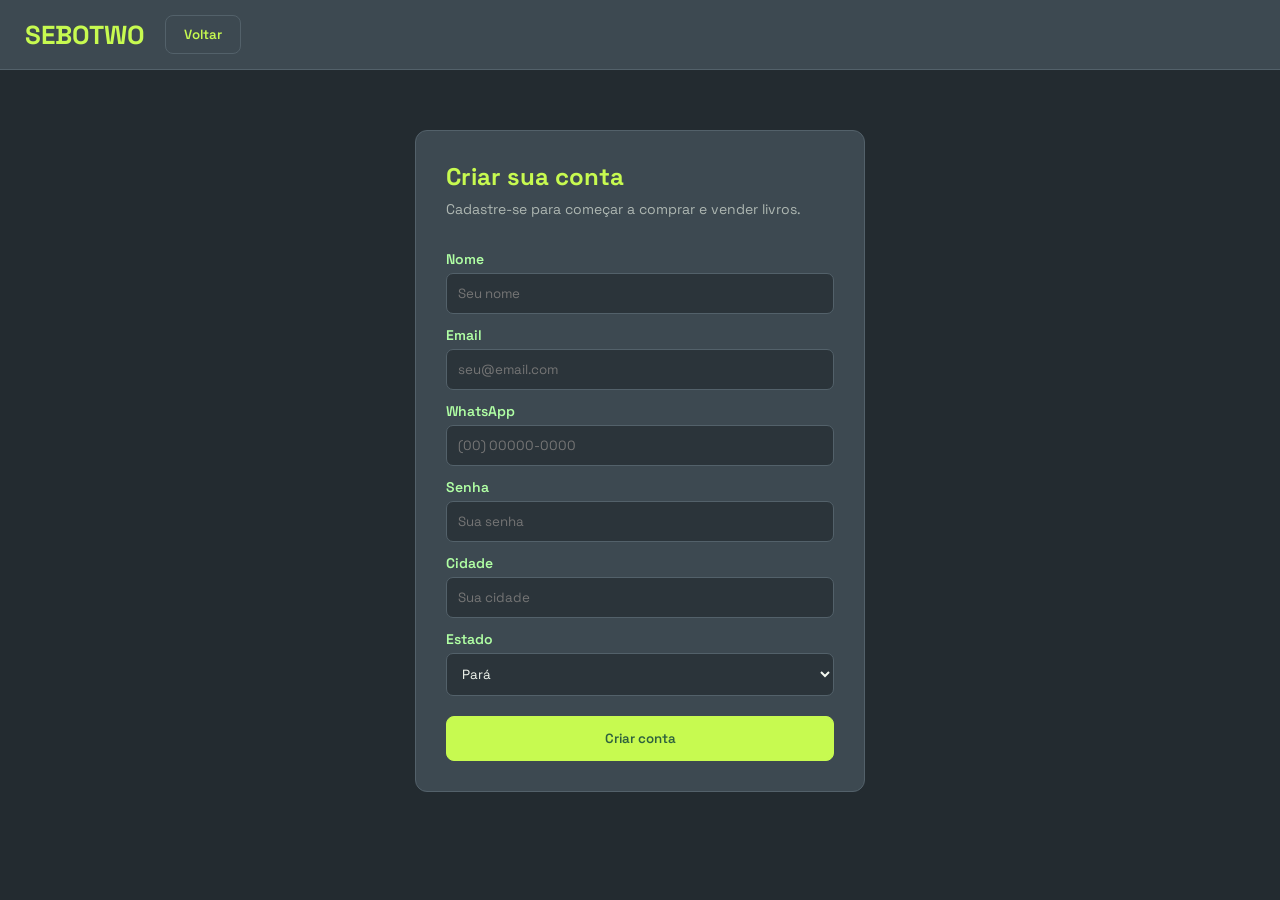
<file: src/main/resources/static/cadastro.html>
<!DOCTYPE html>
<html lang="pt-BR">

<head>
    <meta charset="UTF-8">
    <meta name="viewport" content="width=device-width, initial-scale=1.0">

    <title>Criar conta</title>

    <link rel="stylesheet" href="style.css">
</head>

<body>

    <header class="topo">

        <div class="logo">
            
            <h1>SEBOTWO</h1>
        </div>

        <div class="acoes">
            <button class="btn-secundario" onclick="window.location.href='/'">
                Voltar
            </button>
        </div>

    </header>


    <main>

        <section class="formulario-section">

            <div class="formulario">

                <h2>Criar sua conta</h2>

                <p>Cadastre-se para começar a comprar e vender livros.</p>

                <form id="form-cadastro">

                    <label for="nome">Nome</label>
                    <input
                        type="text"
                        id="nome"
                        placeholder="Seu nome"
                        required
                    >

                    <label for="email">Email</label>
                    <input
                        type="email"
                        id="email"
                        placeholder="seu@email.com"
                        required
                    >
                    <label for="telefone">WhatsApp</label>

                    <input
                        type="tel"
                        id="telefone"
                        placeholder="(00) 00000-0000"
                        required
                    >

                    <label for="senha">Senha</label>
                    <input
                        type="password"
                        id="senha"
                        placeholder="Sua senha"
                        required
                    >

                    <label for="cidade">Cidade</label>
                    <input
                        type="text"
                        id="cidade"
                        placeholder="Sua cidade"
                    >

                    <label for="estado">Estado</label>
                    <list id="estado-lista">
                        <select id="estado" required>
                            <option value="PA">Pará</option>
                            
                            <option value="AC">Acre</option>
                            <option value="AL">Alagoas</option>
                            <option value="AP">Amapá</option>
                            <option value="AM">Amazonas</option>
                            <option value="BA">Bahia</option>
                            <option value="CE">Ceará</option>
                            <option value="DF">Distrito Federal</option>
                            <option value="ES">Espírito Santo</option>
                            <option value="GO">Goiás</option>
                            <option value="MA">Maranhão</option>
                            <option value="MT">Mato Grosso</option>
                            <option value="MS">Mato Grosso do Sul</option>
                            <option value="MG">Minas Gerais</option>
                            
                            <option value="PB">Paraíba</option>
                            <option value="PR">Paraná</option>
                            <option value="PE">Pernambuco</option>
                            <option value="PI">Piauí</option>
                            <option value="RJ">Rio de Janeiro</option>
                            <option value="RN">Rio Grande do Norte</option>
                            <option value="RS">Rio Grande do Sul</option>
                            <option value="RO">Rondônia</option>
                            <option value="RR">Roraima</option>
                            <option value="SC">Santa Catarina</option>
                            <option value="SP">São Paulo</option>
                            <option value="SE">Sergipe</option>
                            <option value="TO">Tocantins</option>
                        </select>
                    </list>

                    <button type="submit" class="btn-principal">
                        Criar conta
                    </button>

                </form>

                <p id="mensagem"></p>

            </div>

        </section>

    </main>


    <script src="cadastro.js"></script>
    <script src="tema.js"></script>
</body>

</html>
</file>
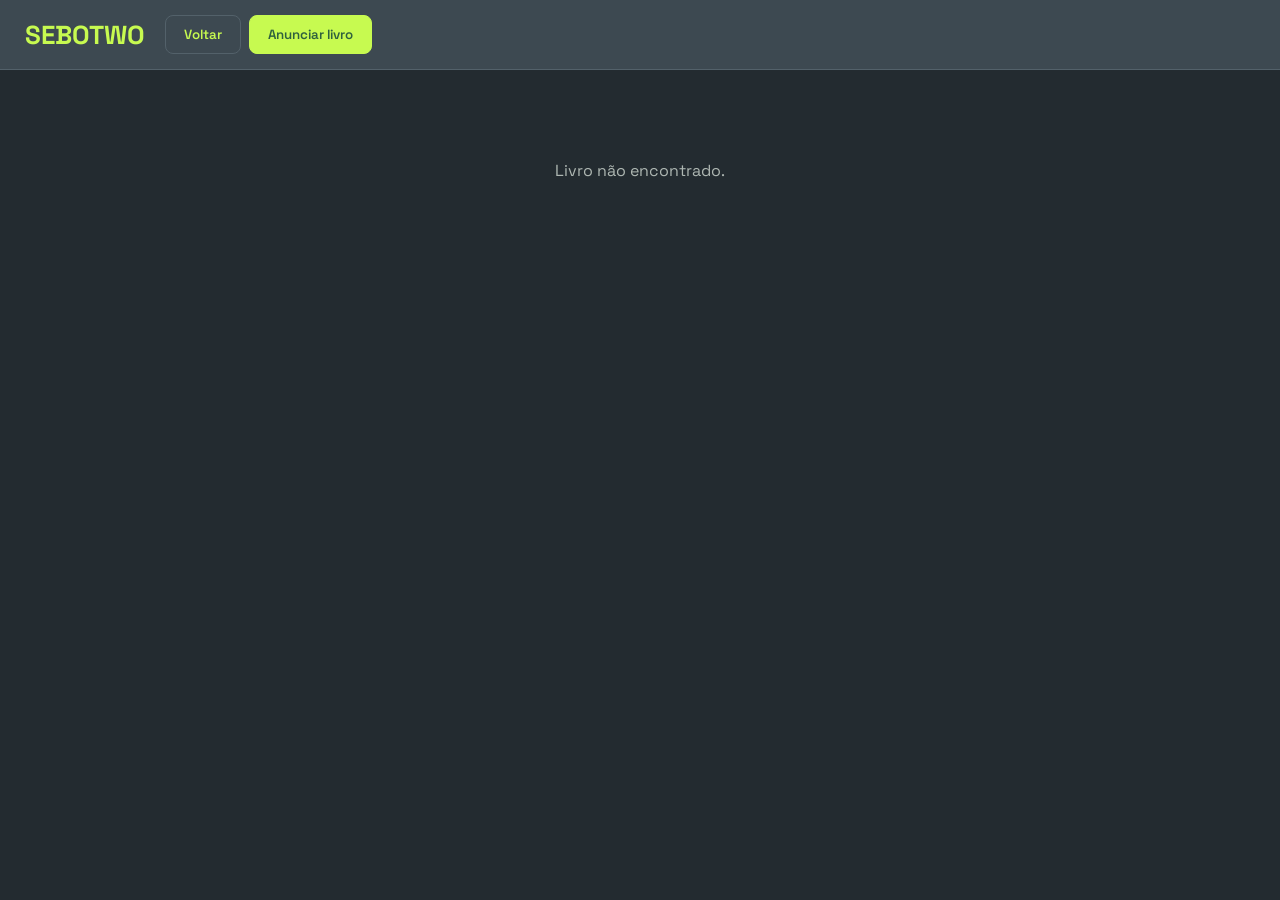
<file: src/main/resources/static/livro.html>
<!DOCTYPE html>
<html lang="pt-BR">
<head>
    <meta charset="UTF-8">
    <meta name="viewport" content="width=device-width, initial-scale=1.0">

    <title>Livro</title>
    
    <link rel="stylesheet" href="style.css">
</head>

<body>

    <header class="topo">

        <div class="logo">
            
            <h1>SEBOTWO</h1>
        </div>

        <div class="acoes">
            <button class="btn-secundario" onclick="window.location.href='/'">
                Voltar
            </button>

            <button class="btn-principal" onclick="window.location.href='anunciar.html'">
                Anunciar livro
            </button>
        </div>

    </header>

    <main>

        <section id="detalhes-livro" class="detalhes-livro">

            <p>Carregando livro</p>

        </section>

    </main>

    <script src="livro.js"></script>
    <script src="tema.js"></script>

</body>
</html>
</file>
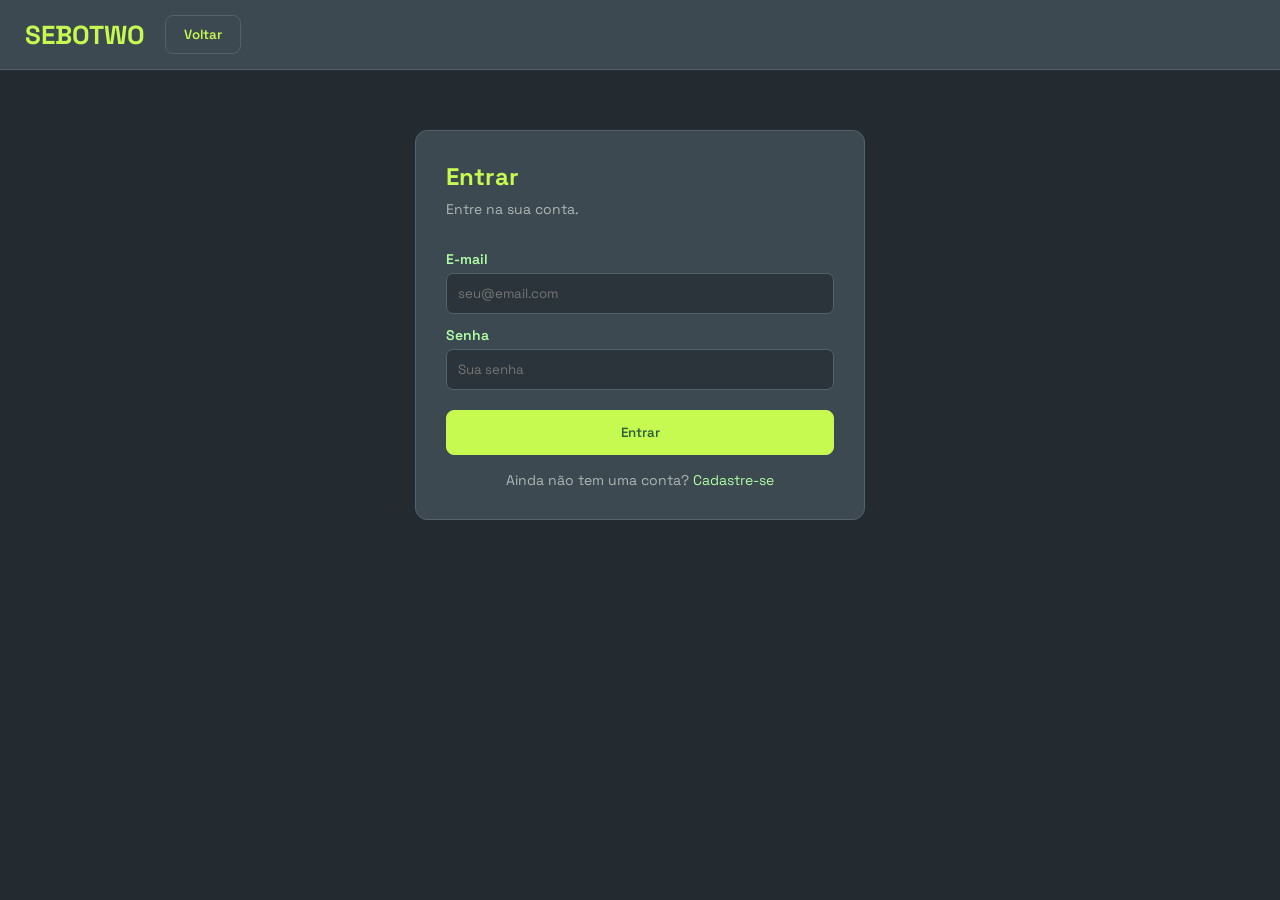
<file: src/main/resources/static/login.html>
<!DOCTYPE html>
<html lang="pt-BR">

<head>
    <meta charset="UTF-8">
    <meta name="viewport" content="width=device-width, initial-scale=1.0">

    <title>Entrar</title>

    <link rel="stylesheet" href="style.css">
</head>

<body>

    <header class="topo">

        <div class="logo">
            
            <h1>SEBOTWO</h1>
        </div>

        <div class="acoes">
            <button class="btn-secundario" onclick="window.location.href='/'">
                Voltar
            </button>
        </div>

    </header>

    <main>

        <section class="formulario-section">

            <div class="formulario">

                <h2>Entrar</h2>

                <p>Entre na sua conta.</p>

                <form id="form-login">

                    <label for="email">E-mail</label>

                    <input
                        type="email"
                        id="email"
                        placeholder="seu@email.com"
                        required
                    >

                    <label for="senha">Senha</label>

                    <input
                        type="password"
                        id="senha"
                        placeholder="Sua senha"
                        required
                    >

                    <button type="submit" class="btn-principal">
                        Entrar
                    </button>

                </form>

                <p id="mensagem"></p>

                <p>
                    Ainda não tem uma conta?
                    <a href="cadastro.html">Cadastre-se</a>
                </p>

            </div>

        </section>

    </main>

    <script src="login.js"></script>
    <script src="tema.js"></script>

</body>

</html>
</file>
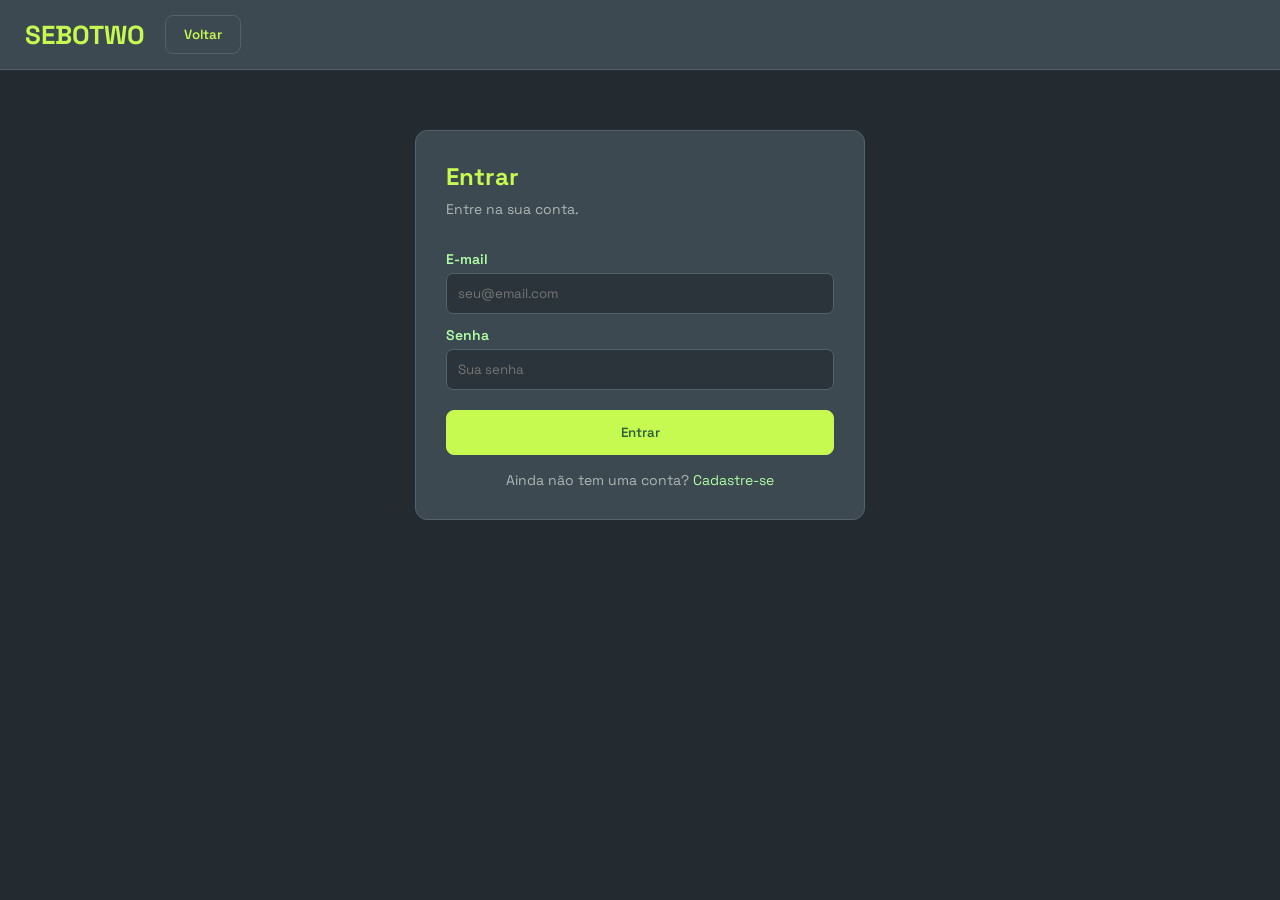
<file: src/main/resources/static/meusanuncios.html>
<!DOCTYPE html>
<html lang="pt-BR">

<head>
    <meta charset="UTF-8">
    <meta name="viewport" content="width=device-width, initial-scale=1.0">

    <title>Meus anúncios</title>
    
    <link rel="stylesheet" href="style.css">
</head>

<body>

    <header class="topo">

        <div class="logo">
            <h1>SEBOTWO</h1>
        </div>

        <div class="acoes">
            <button class="btn-secundario" onclick="window.location.href='/'">
                Voltar
            </button>

            <button class="btn-principal" onclick="window.location.href='anunciar.html'">
                Anunciar livro
            </button>
        </div>

    </header>

    <main>

        <section class="livros-section meusanuncios">

            <div class="section-header">
                <div>
                    <h2>Meus anuncios</h2>
                    <p> marque como vendido ou exclua os seus livros</p>
                </div>
            </div>

            <div id="lista-livros" class="lista-livros">

                <p>Carregando seus anuncios...</p>

            </div>

        </section>

    </main>

    <footer>

        <p>SEBOTWO</p>
 
    </footer>

    <script src="meusanuncios.js"></script>
    <script src="tema.js"></script>

</body>

</html>
</file>
<file: src/main/resources/static/style.css>
@import url('https://fonts.googleapis.com/css2?family=Space+Grotesk:wght@400;500;600;700&display=swap');

:root {
  --bg-body: #232b30;
  --bg-surface: #3d4951;
  --bg-input: #2b343a;
  --bg-hover: #303a40;
  --borda: #53616a;
  --texto-1: #f4f9f1;
  --texto-2: #aeb7b2;
  --texto-3: #c5ccc7;
  --texto-destaque: #c7fa50;
  --texto-suave: #b0ffa4;
  --btn-bg: #c7fa50;
  --btn-hover: #b0ffa4;
  --btn-texto: #2f613e;
  --chip-sec: #b7eb8a;
  --perigo: #ff9c8a;
}
html.modo-claro,
body.modo-claro {
  --bg-body: #f4f7f5;
  --bg-surface: #ffffff;
  --bg-input: #eef2ef;
  --bg-hover: #e2e8e4;
  --borda: #cbd5cf;
  --texto-1: #1b2420;
  --texto-2: #526059;
  --texto-3: #3b4741;
  --texto-destaque: #2f613e;
  --texto-suave: #3a754c;
  --btn-bg: #2f613e;
  --btn-hover: #244d30;
  --btn-texto: #c7fa50;
  --chip-sec: #d4f2bc;
  --perigo: #d9432e;
}

* {
  box-sizing: border-box;
}

body {
  margin: 0;
  min-height: 100vh;
  display: flex;
  flex-direction: column;
  font-family: 'Space Grotesk', sans-serif;
  background: var(--bg-body);
  color: var(--texto-1);
 
}

main {
  width: 100%;
  max-width: 1100px;
  margin: auto;
  padding: 20px;
  flex: 1;
}

img {
  max-width: 100%;
  display: block;
}

a {
  color: var(--texto-suave);
  text-decoration: none;
}

a:hover {
  color: var(--texto-destaque);
}

h1, h2, h3 {
  margin: 0;
}

p {
  margin: 0;
}

button {
  padding: 10px 18px;
  border: 1px solid var(--borda);
  border-radius: 8px;
  font-family: inherit;
  font-weight: 600;
  cursor: pointer;
  transition: background 0.2s, color 0.2s, border-color 0.2s;
}

.btn-principal {
  background: var(--btn-bg);
  color: var(--btn-texto);
  border-color: var(--btn-bg);
}

.btn-principal:hover {
  background: var(--btn-hover);
  border-color: var(--btn-hover);
}

.btn-secundario {
  background: transparent;
  color: var(--texto-destaque);
}

.btn-secundario:hover {
  background: var(--bg-hover);
}

.topo {
  display: flex;
  align-items: center;
  gap: 20px;
  padding: 15px 25px;
  background: var(--bg-surface);
  border-bottom: 1px solid var(--borda);
}

.logo h1 {
  color: var(--texto-destaque);
  font-size: 26px;
}

.busca {
  display: flex;
  gap: 8px;
  flex: 1;
  max-width: 510px;
  margin: auto;
}

.busca input {
  flex: 1;
  padding: 10px 14px;
  background: var(--bg-input);
  color: var(--texto-1);
  border: 1px solid var(--borda);
  border-radius: 8px;
  font-family: inherit;
}

.busca input:focus {
  outline: none;
  border-color: var(--texto-destaque);
}

.busca button {
  background: var(--chip-sec);
  color: #2f613e;
}

.acoes {
  display: flex;
  gap: 8px;
}

.hero {
  position: relative;
  isolation: isolate;
  overflow: hidden;
  display: flex;
  align-items: center;
  margin: 18px 0 40px;
  padding: 72px;
  border: 1px solid rgba(112, 188, 89, 0.8);
  border-radius: 12px;
  box-shadow: 0 40px 80px -40px rgb(56, 90, 68);
  color: #f4f9f1;
}

.hero-video {
  position: absolute;
  inset: 0;
  z-index: -2;
  width: 100%;
  height: 100%;
  object-fit: cover;
  pointer-events: none;
}

.hero::before {
  content: "";
  position: absolute;
  inset: 0;
  z-index: -1;
  background:
    linear-gradient(90deg, rgba(10, 33, 17, 0.92) 0%, rgba(24, 32, 36, 0.6) 70%, rgba(24, 32, 36, 0.2) 100%),
    linear-gradient(0deg, rgba(24, 32, 36, 0.55), transparent 95%);
}

.hero > div {
  max-width: 560px;
}

.hero p {
  max-width: 46ch;
  margin-bottom: 28px;
  color: #d6dfd9;
  font-size: 18px;
  line-height: 1.55;
}

.hero .btn-principal,
.hero button {
  padding: 14px 28px;
  font-size: 15px;
}

.hero .btn-principal {
  background: #c7fa50;
  color: #2f613e;
  border-color: #c7fa50;
}

.hero .btn-secundario {
  color: #c7fa50;
}

.botoes-hero {
  display: flex;
  gap: 15px;
}

.livros-section {
  margin-top: 20px;
}

.section-header {
  margin-bottom: 20px;
}

.section-header h2 {
  color: var(--texto-destaque);
  font-size: 26px;
}

.section-header p {
  color: var(--texto-2);
  margin-top: 5px;
}

.lista-livros {
  display: grid;
  grid-template-columns: repeat(auto-fill, minmax(210px, 1fr));
  gap: 20px;
}

.lista-livros > p {
  text-align: center;
  padding: 30px;
  color: var(--texto-2);
}

.livro-card {
  overflow: hidden;
  background: var(--bg-surface);
  border: 1px solid var(--borda);
  border-radius: 12px;
  cursor: pointer;
}

.livro-card:hover {
  border-color: var(--texto-destaque);
}

.livro-imagem {
  aspect-ratio: 3 / 4;
  display: flex;
  align-items: center;
  justify-content: center;
  background: var(--bg-input);
}

.livro-imagem img {
  width: 100%;
  height: 100%;
  object-fit: cover;
}

.livro-imagem span {
  color: var(--texto-suave);
}

.livro-info {
  padding: 14px;
  background: var(--bg-surface);
  border-top: 1px solid var(--borda);
}

.livro-info h3 {
  color: var(--texto-1);
  font-size: 16px;
  margin-bottom: 5px;
}

.livro-info p {
  color: var(--texto-2);
  font-size: 13px;
  margin-bottom: 4px;
}

.livro-info .autor {
  color: var(--texto-suave);
}

.livro-info .preco {
  color: var(--texto-destaque);
  font-size: 19px;
  font-weight: bold;
  margin-top: 8px;
}

.livro-info .conservacao {
  font-size: 12px;
}

.formulario-section {
  display: flex;
  justify-content: center;
  padding: 40px 0;
}

.formulario {
  width: 100%;
  max-width: 450px;
  padding: 30px;
  background: var(--bg-surface);
  border: 1px solid var(--borda);
  border-radius: 12px;
}

.formulario h2 {
  color: var(--texto-destaque);
  margin-bottom: 8px;
}

.formulario > p:first-of-type {
  color: var(--texto-2);
  font-size: 14px;
  margin-bottom: 20px;
}

.formulario form {
  display: flex;
  flex-direction: column;
}

.formulario label {
  margin: 12px 0 5px;
  color: var(--texto-suave);
  font-size: 14px;
  font-weight: 600;
}

.formulario input,
.formulario select,
.formulario textarea {
  width: 100%;
  padding: 11px;
  background: var(--bg-input);
  color: var(--texto-1);
  border: 1px solid var(--borda);
  border-radius: 7px;
  font-family: inherit;
}

.formulario input:focus,
.formulario select:focus,
.formulario textarea:focus {
  outline: none;
  border-color: var(--texto-destaque);
}

.formulario textarea {
  min-height: 110px;
  resize: vertical;
}

.formulario input[type="file"] {
  padding: 8px;
}

.formulario input[type="file"]::file-selector-button {
  padding: 7px 12px;
  margin-right: 10px;
  background: var(--btn-bg);
  color: var(--btn-texto);
  border: none;
  border-radius: 6px;
  cursor: pointer;
}

#previa {
  display: none;
  width: 180px;
  aspect-ratio: 3 / 4;
  object-fit: cover;
  margin-top: 10px;
  border-radius: 8px;
}

#estado-lista {
  display: block;
}

.formulario form .btn-principal {
  width: 100%;
  margin-top: 20px;
  padding: 13px;
}

.formulario > p:last-child {
  margin-top: 16px;
  text-align: center;
  color: var(--texto-2);
  font-size: 14px;
}

#mensagem {
  margin-top: 15px;
  text-align: center;
  color: var(--texto-suave);
  font-size: 14px;
}

#mensagem.erro,
#mensagem.error {
  color: var(--perigo);
}

#mensagem:empty {
  display: none;
}

.detalhes-livro {
  margin-top: 30px;
}

.detalhes-livro > p {
  text-align: center;
  padding: 40px;
  color: var(--texto-2);
}

.livro-detalhe {
  display: grid;
  grid-template-columns: 320px 1fr;
  gap: 30px;
  padding: 25px;
  background: var(--bg-surface);
  border: 1px solid var(--borda);
  border-radius: 12px;
}

.livro-detalhe-imagem {
  aspect-ratio: 3 / 4;
  display: flex;
  align-items: center;
  justify-content: center;
  overflow: hidden;
  background: var(--bg-input);
  border-radius: 8px;
  color: var(--texto-suave);
}

.livro-detalhe-imagem img {
  width: 100%;
  height: 100%;
  object-fit: cover;
}

.livro-detalhe-info {
  display: flex;
  flex-direction: column;
  gap: 10px;
}

.livro-detalhe-info h2 {
  color: var(--texto-destaque);
  font-size: 34px;
}

.livro-detalhe-info h3 {
  color: var(--texto-suave);
  font-size: 15px;
}

.livro-detalhe-info p {
  color: var(--texto-3);
}

.livro-detalhe-info strong {
  color: var(--texto-1);
}

.livro-detalhe-info .categoria {
  align-self: flex-start;
  padding: 4px 10px;
  background: var(--chip-sec);
  color: #2f613e;
  border-radius: 15px;
  font-size: 13px;
  font-weight: bold;
}

.livro-detalhe-info .autor {
  color: var(--texto-suave);
  font-size: 18px;
}

.livro-detalhe-info .preco {
  align-self: flex-start;
  padding: 6px 12px;
  background: var(--btn-bg);
  color: var(--btn-texto);
  border-radius: 6px;
  font-size: 24px;
  font-weight: bold;
}

.livro-detalhe-info .vendedor {
  padding: 15px;
  background: var(--bg-input);
  border: 1px solid var(--borda);
  border-radius: 8px;
}

.btn-interesse {
  align-self: flex-start;
  margin-top: 8px;
}

.meusanuncios .livro-card {
  cursor: default;
}

.meusanuncios .livro-imagem {
  position: relative;
  cursor: pointer;
}

.livro-imagem .selo-vendido {
  position: absolute;
  top: 10px;
  left: 10px;
  padding: 4px 9px;
  background: #c7fa50;
  color: #2f613e;
  border-radius: 6px;
  font-size: 12px;
  font-weight: bold;
}

.livro-card.vendido .livro-imagem img {
  opacity: 0.45;
  filter: grayscale(0.6);
}

.livro-acoes {
  display: flex;
  gap: 8px;
  margin-top: 10px;
}

.livro-acoes button {
  flex: 1;
  padding: 8px;
  font-size: 13px;
}

.btn-perigo {
  background: transparent;
  color: var(--perigo);
  border-color: var(--perigo);
}

.btn-perigo:hover {
  background: var(--perigo);
  color: var(--bg-body);
}

footer {
  padding: 20px;
  text-align: center;
  background: var(--bg-surface);
  border-top: 1px solid var(--borda);
  color: var(--texto-2);
  font-size: 14px;
}

.filtros {
  display: flex;
  flex-wrap: wrap;
  gap: 8px;
  margin-bottom: 20px;
}

.chip {
  padding: 7px 14px;
  background: var(--bg-input);
  color: var(--texto-1);
  border: 1px solid var(--borda);
  border-radius: 999px;
  font-size: 14px;
  font-weight: 500;
}

.chip:hover {
  border-color: var(--texto-destaque);
}

.chip.ativo {
  background: var(--btn-bg);
  color: var(--btn-texto);
  border-color: var(--btn-bg);
  font-weight: 700;
}

@media (max-width: 860px) {
  .topo {
    flex-wrap: wrap;
  }

  .busca {
    order: 3;
    flex-basis: 100%;
    max-width: none;
  }

  .livro-detalhe {
    grid-template-columns: 1fr;
  }
}

@media (max-width: 560px) {
  main {
    padding: 16px;
  }

  .topo {
    padding: 12px 16px;
  }

  .hero {
    padding: 35px 22px;
  }

  .hero h2 {
    font-size: 32px;
  }

  .formulario {
    padding: 25px 20px;
  }

  .lista-livros {
    grid-template-columns: repeat(2, 1fr);
    gap: 12px;
  }

  .acoes button {
    padding: 9px 12px;
  }

  .filtros {
    flex-wrap: nowrap;
    overflow-x: auto;
    padding-bottom: 6px;
  }

  .chip {
    white-space: nowrap;
  }
}
</file>
